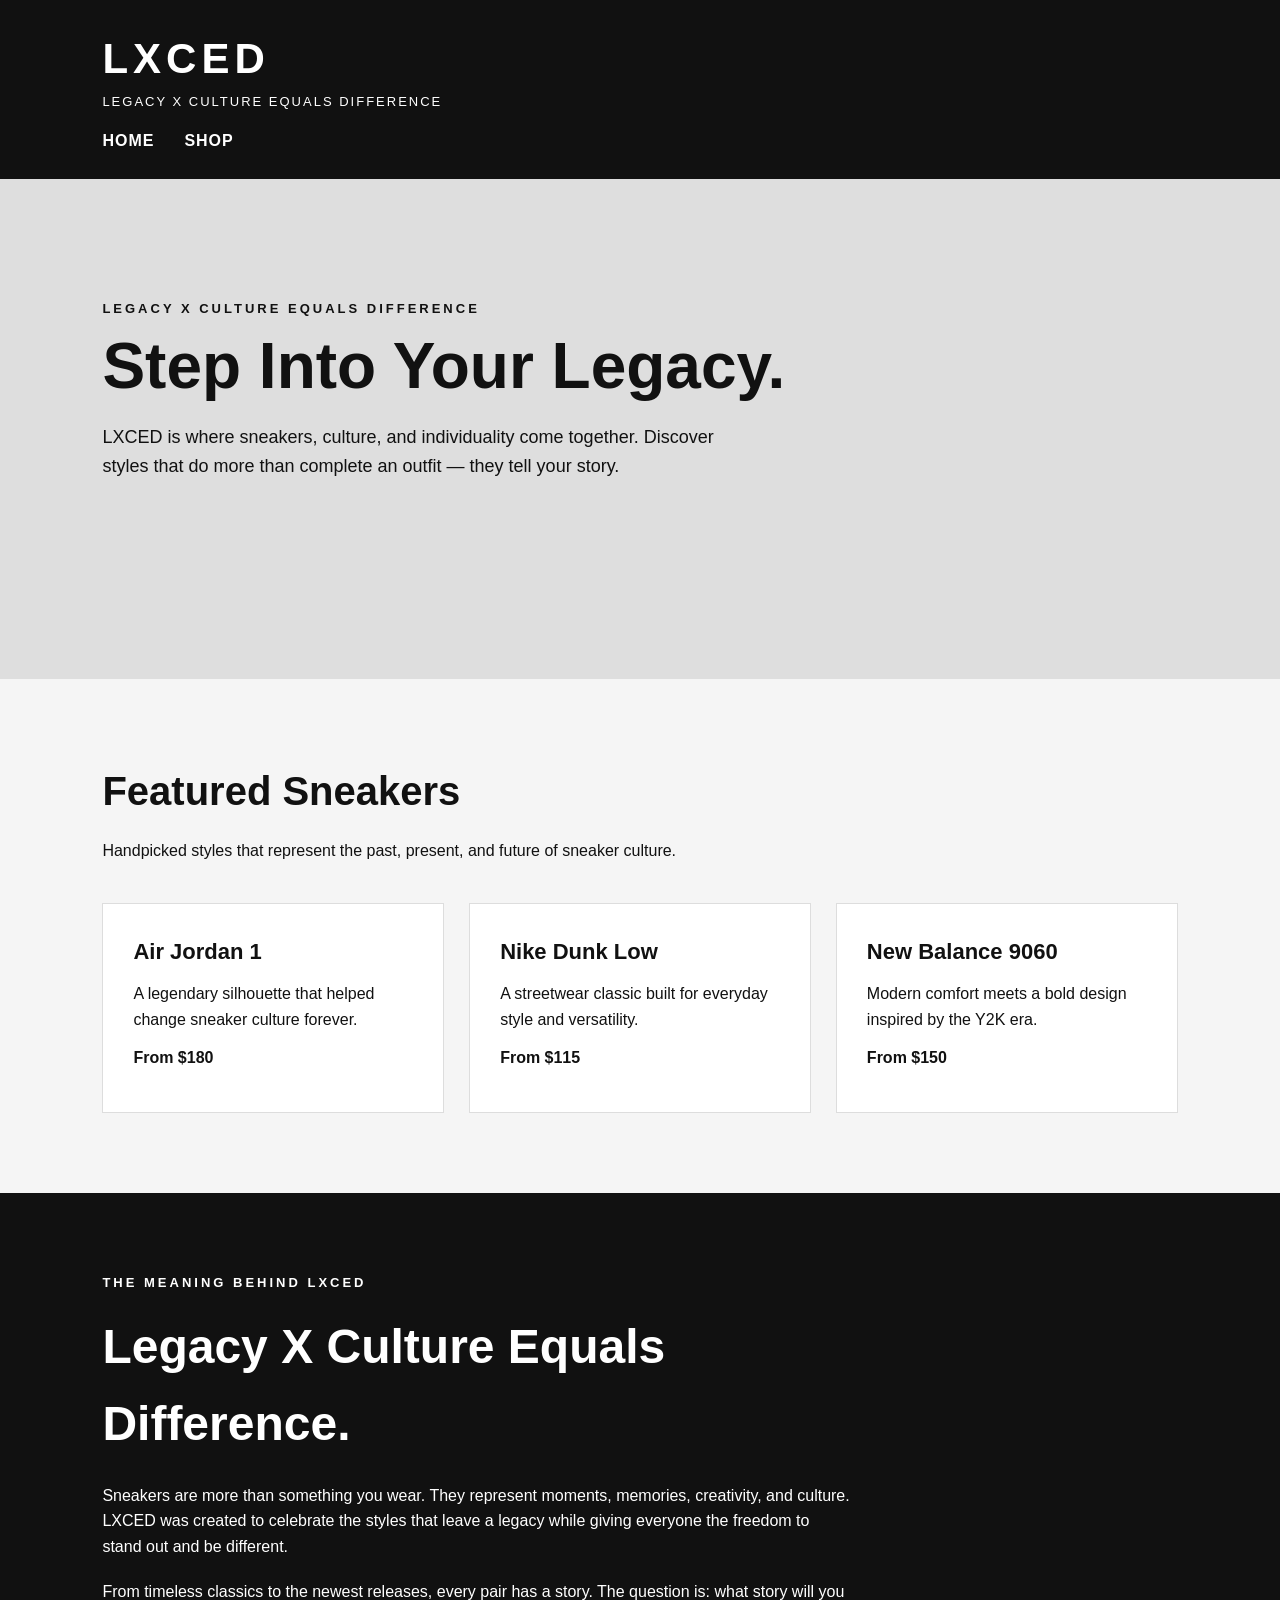
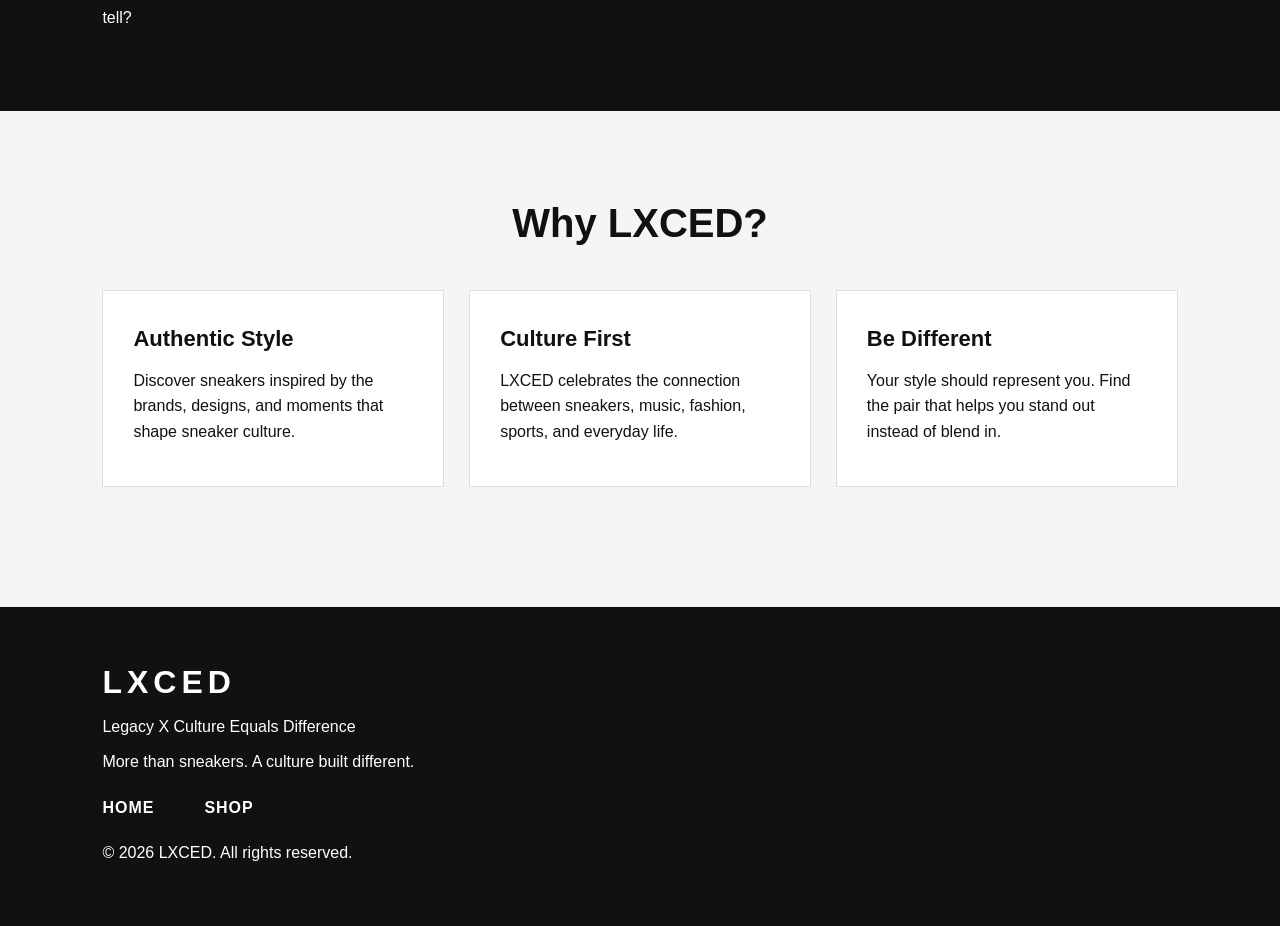
<file: index.html>
<!DOCTYPE html>
<html lang="en">
<head>
    <!-- Author: Ty'Shawn Turner -->
    <meta charset="UTF-8">
    <meta name="viewport" content="width=device-width, initial-scale=1.0">
    <title>LXCED Sneakers</title>
    <link rel="stylesheet" href="styles.css">
</head>
<body>
   <header> <h1>LXCED</h1> <p>Legacy X Culture Equals Difference</p> <nav> <a href="index.html">Home</a> <a href="shop.html">Shop</a></nav> </header>
    <section class="hero">
    <p class="tagline">LEGACY X CULTURE EQUALS DIFFERENCE</p>

    <h2>Step Into Your Legacy.</h2>

    <p>
        LXCED is where sneakers, culture, and individuality come together.
        Discover styles that do more than complete an outfit — they tell
        your story.
    </p>

    
</section>
<section class="featured">
    <h2>Featured Sneakers</h2>

    <p>
        Handpicked styles that represent the past, present, and future
        of sneaker culture.
    </p>

    <div class="sneaker-grid">

        <div class="sneaker-card">
            <h3>Air Jordan 1</h3>
            <p>A legendary silhouette that helped change sneaker culture forever.</p>
            <p><strong>From $180</strong></p>
        </div>

        <div class="sneaker-card">
            <h3>Nike Dunk Low</h3>
            <p>A streetwear classic built for everyday style and versatility.</p>
            <p><strong>From $115</strong></p>
        </div>

        <div class="sneaker-card">
            <h3>New Balance 9060</h3>
            <p>Modern comfort meets a bold design inspired by the Y2K era.</p>
            <p><strong>From $150</strong></p>
        </div>

    </div>
</section>
<section class="story">
    <p class="section-label">THE MEANING BEHIND LXCED</p>

    <h2>Legacy X Culture Equals Difference.</h2>

    <p>
        Sneakers are more than something you wear. They represent moments,
        memories, creativity, and culture. LXCED was created to celebrate
        the styles that leave a legacy while giving everyone the freedom
        to stand out and be different.
    </p>

    <p>
        From timeless classics to the newest releases, every pair has a
        story. The question is: what story will you tell?
    </p>
</section>
<section class="why-lxced">
    <h2>Why LXCED?</h2>

    <div class="benefits">

        <div class="benefit">
            <h3>Authentic Style</h3>
            <p>
                Discover sneakers inspired by the brands, designs,
                and moments that shape sneaker culture.
            </p>
        </div>

        <div class="benefit">
            <h3>Culture First</h3>
            <p>
                LXCED celebrates the connection between sneakers,
                music, fashion, sports, and everyday life.
            </p>
        </div>

        <div class="benefit">
            <h3>Be Different</h3>
            <p>
                Your style should represent you. Find the pair that
                helps you stand out instead of blend in.
            </p>
        </div>

    </div>
</section><footer>
    <h2>LXCED</h2>
    <p>Legacy X Culture Equals Difference</p>
    <p>More than sneakers. A culture built different.</p>

    <nav class="footer-nav">
        <a href="index.html">Home</a>
        <a href="shop.html">Shop</a>
    </nav>

    <p>&copy; 2026 LXCED. All rights reserved.</p>
</footer>
</body>
</html>
</file>
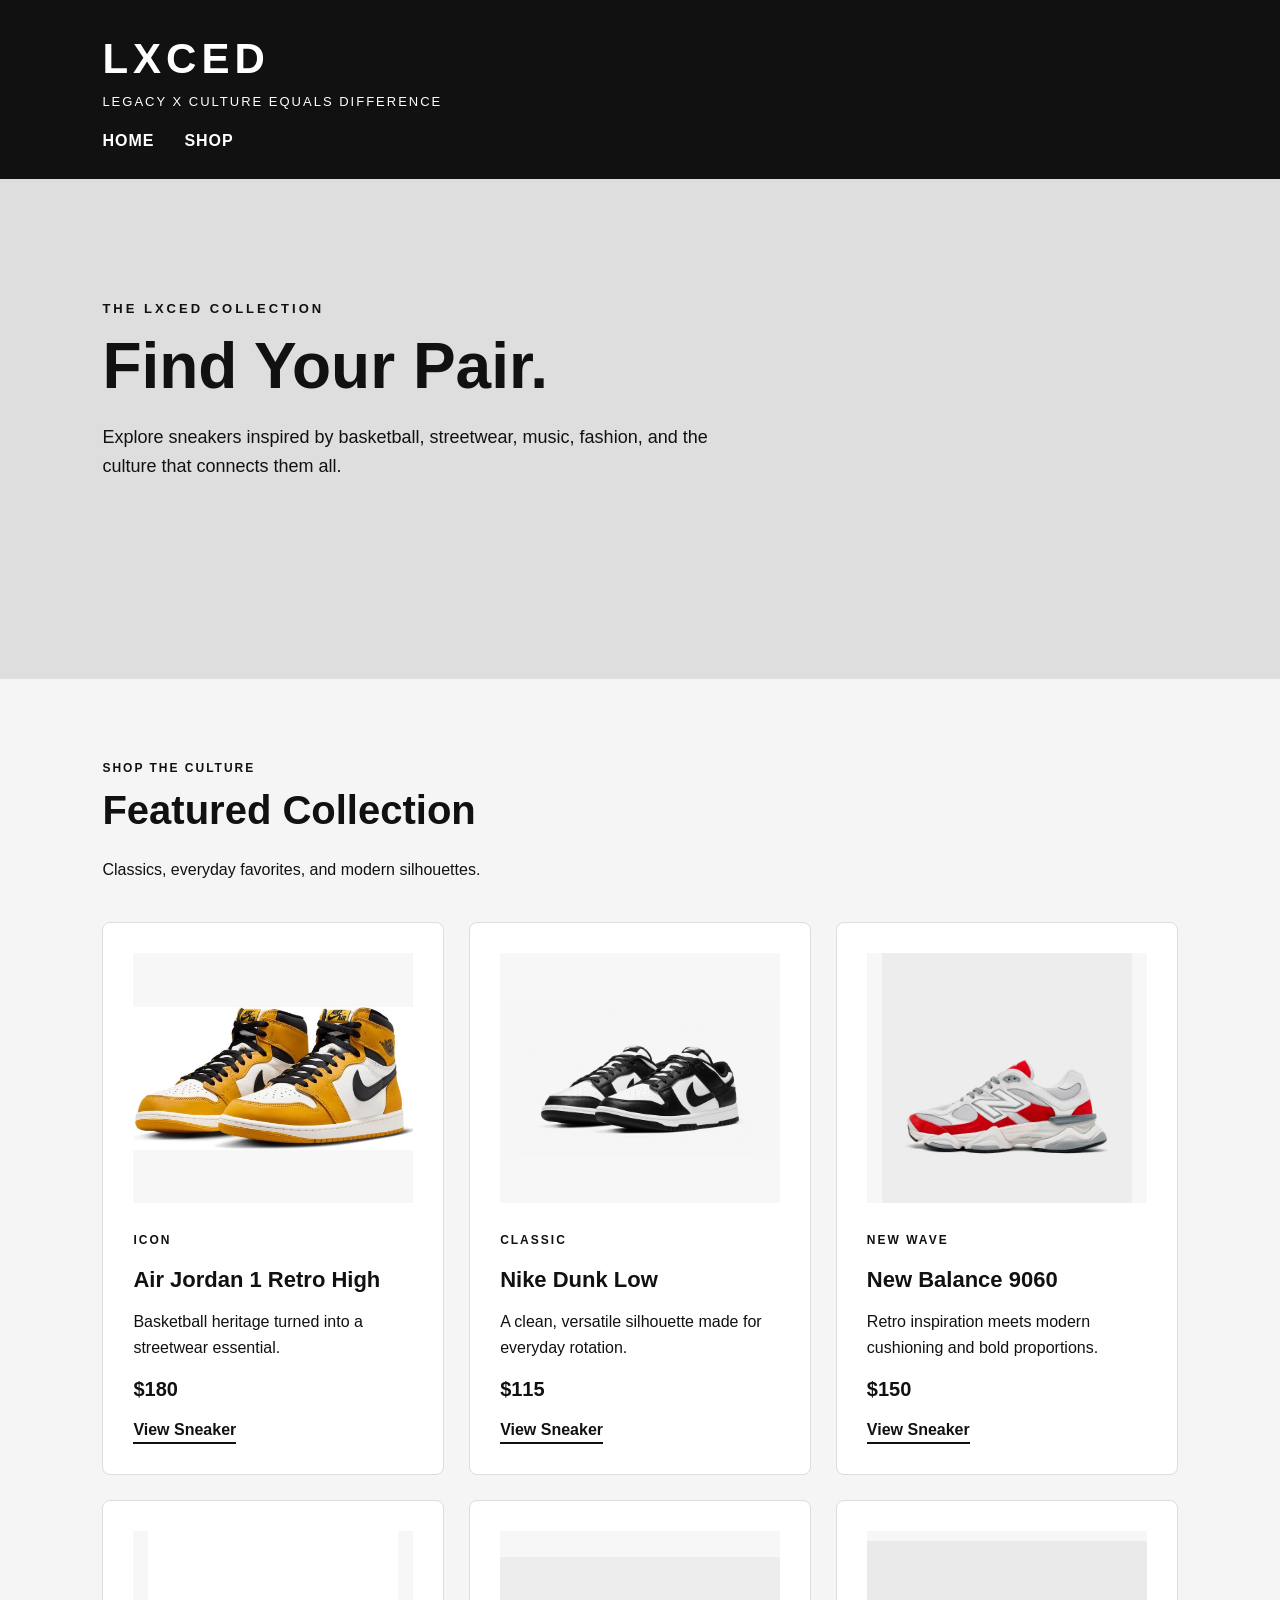
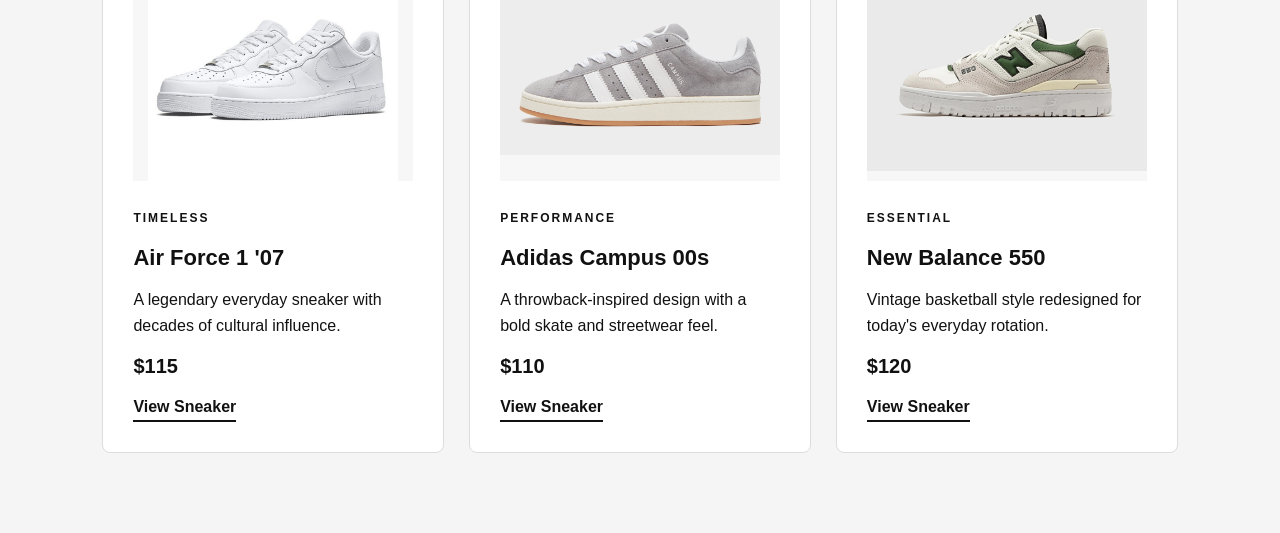
<file: shop.html>
<!DOCTYPE html>
<html lang="en">
<head>
    <meta charset="UTF-8">
    <meta name="viewport" content="width=device-width, initial-scale=1.0">
    <title>Shop | LXCED</title>
    <link rel="stylesheet" href="styles.css">
</head>
<body>
 <header>
    <h1>LXCED</h1>
    <p>Legacy X Culture Equals Difference</p>

    <nav>
        <a href="index.html">Home</a>
        <a href="shop.html">Shop</a>
    
    </nav>
</header>

<main>
    <section class="shop-hero">
        <p>THE LXCED COLLECTION</p>
        <h2>Find Your Pair.</h2>
        <p>
            Explore sneakers inspired by basketball, streetwear,
            music, fashion, and the culture that connects them all.
        </p>
    </section>
<section class="products">
    <div class="section-heading">
        <p>SHOP THE CULTURE</p>
        <h2>Featured Collection</h2>
        <p>Classics, everyday favorites, and modern silhouettes.</p>
    </div>

    <div class="product-grid">

        <article class="product-card">
            <img src="jordan1.jpg" alt="Air Jordan 1 Retro High">
            <p class="product-label">ICON</p>
            <h3>Air Jordan 1 Retro High</h3>
            <p>Basketball heritage turned into a streetwear essential.</p>
            <p class="price">$180</p>
            <a href="#">View Sneaker</a>
        </article>

        <article class="product-card">
            <img src="dunk-low.jpg" alt="Nike Dunk Low">
            <p class="product-label">CLASSIC</p>
            <h3>Nike Dunk Low</h3>
            <p>A clean, versatile silhouette made for everyday rotation.</p>
            <p class="price">$115</p>
            <a href="#">View Sneaker</a>
        </article>

        <article class="product-card">
            <img src="nb9060.jpg" alt="New Balance 9060">
            <p class="product-label">NEW WAVE</p>
            <h3>New Balance 9060</h3>
            <p>Retro inspiration meets modern cushioning and bold proportions.</p>
            <p class="price">$150</p>
            <a href="#">View Sneaker</a>
        </article>

        <article class="product-card">
            <img src="air-force-1.jpg" alt="Nike Air Force 1">
            <p class="product-label">TIMELESS</p>
            <h3>Air Force 1 '07</h3>
            <p>A legendary everyday sneaker with decades of cultural influence.</p>
            <p class="price">$115</p>
            <a href="#">View Sneaker</a>
        </article>

        <article class="product-card">
            <img src="campus-00s.jpg" alt="Adidas Campus 00s">
            <p class="product-label">PERFORMANCE</p>
            <h3>Adidas Campus 00s</h3>
            <p>A throwback-inspired design with a bold skate and streetwear feel.</p>
            <p class="price">$110</p>
            <a href="#">View Sneaker</a>
        </article>

        <article class="product-card">
            <img src="nb550.jpg" alt="New Balance 550">
            <p class="product-label">ESSENTIAL</p>
            <h3>New Balance 550</h3>
            <p>Vintage basketball style redesigned for today's everyday rotation.</p>
            <p class="price">$120</p>
            <a href="#">View Sneaker</a>
        </article>

    </div>
</section>
</main>   
</body>
</html>
</file>
<file: styles.css>
* {
    box-sizing: border-box;
    margin: 0;
    padding: 0;
}

html {
    scroll-behavior: smooth;
}

body {
    font-family: Arial, Helvetica, sans-serif;
    background-color: #f5f5f5;
    color: #111111;
    line-height: 1.6;
}

header {
    background-color: #111111;
    color: white;
    padding: 25px 8%;
}

header h1 {
    font-size: 42px;
    letter-spacing: 5px;
}

header > p {
    font-size: 13px;
    letter-spacing: 2px;
    margin-bottom: 15px;
    text-transform: uppercase;
}

nav {
    display: flex;
    gap: 30px;
}

nav a {
    color: white;
    text-decoration: none;
    font-weight: bold;
    text-transform: uppercase;
    letter-spacing: 1px;
}

nav a:hover {
    text-decoration: underline;
}

.hero,
.shop-hero {
    min-height: 500px;
    padding: 120px 8%;
    background-color: #dedede;
}

.hero .tagline,
.shop-hero > p:first-child,
.section-label {
    font-size: 13px;
    font-weight: bold;
    letter-spacing: 3px;
    margin-bottom: 15px;
}

.hero h2,
.shop-hero h2 {
    max-width: 800px;
    font-size: 64px;
    line-height: 1;
    margin-bottom: 25px;
}

.hero > p:not(.tagline),
.shop-hero > p:last-child {
    max-width: 650px;
    font-size: 18px;
    margin-bottom: 30px;
}

.shop-button {
    display: inline-block;
    background-color: #111111;
    color: white;
    padding: 15px 28px;
    text-decoration: none;
    font-weight: bold;
    text-transform: uppercase;
    letter-spacing: 1px;
}

.shop-button:hover {
    background-color: #333333;
}.featured,
.story,
.why-lxced,
.products {
    padding: 80px 8%;
}

.featured h2,
.story h2,
.why-lxced h2,
.products h2 {
    font-size: 40px;
    margin-bottom: 15px;
}

.featured > p {
    max-width: 650px;
    margin-bottom: 40px;
}

.sneaker-grid,
.product-grid,
.benefits {
    display: grid;
    grid-template-columns: repeat(3, 1fr);
    gap: 25px;
    margin-top: 35px;
}

.sneaker-card,
.product-card,
.benefit {
    background-color: white;
    padding: 30px;
    border: 1px solid #dddddd;
    transition: transform 0.3s ease;
}

.sneaker-card:hover,
.product-card:hover,
.benefit:hover {
    transform: translateY(-6px);
}

.sneaker-card h3,
.product-card h3,
.benefit h3 {
    font-size: 22px;
    margin-bottom: 12px;
}

.sneaker-card p,
.product-card p,
.benefit p {
    margin-bottom: 12px;
}

.story {
    background-color: #111111;
    color: white;
}

.story h2 {
    max-width: 750px;
    font-size: 48px;
}

.story > p:not(.section-label) {
    max-width: 750px;
    margin-top: 20px;
}

.why-lxced {
    text-align: center;
}

.benefit {
    text-align: left;
}

.section-heading {
    margin-bottom: 40px;
}

.section-heading > p:first-child,
.product-label {
    font-size: 12px;
    font-weight: bold;
    letter-spacing: 2px;
}

.price {
    font-size: 20px;
    font-weight: bold;
}

.product-card a {
    display: inline-block;
    color: #111111;
    font-weight: bold;
    text-decoration: none;
    border-bottom: 2px solid #111111;
}

.product-card a:hover {
    opacity: 0.6;
}footer {
    background-color: #111111;
    color: white;
    padding: 50px 8%;
    margin-top: 40px;
}

footer h2 {
    font-size: 32px;
    letter-spacing: 5px;
    margin-bottom: 5px;
}

footer p {
    margin-bottom: 10px;
}

.footer-nav {
    margin: 20px 0;
}

.footer-nav a {
    color: white;
    text-decoration: none;
    margin-right: 20px;
}

.footer-nav a:hover {
    text-decoration: underline;
}.product-card img {
    width: 100%;
    height: 250px;
    object-fit: contain;
    background-color: #f7f7f7;
    margin-bottom: 20px;
}

.product-card {
    border-radius: 8px;
    overflow: hidden;
}

.product-card img {
    transition: transform 0.3s ease;
}

.product-card:hover img {
    transform: scale(1.05);
}@media (max-width: 800px) {
    .sneaker-grid,
    .product-grid,
    .benefits {
        grid-template-columns: 1fr;
    }

    .hero h2,
    .shop-hero h2 {
        font-size: 42px;
    }

    nav {
        flex-wrap: wrap;
        gap: 15px;
    }

    .hero,
    .shop-hero {
        padding: 80px 6%;
    }

    .featured,
    .story,
    .why-lxced,
    .products {
        padding: 60px 6%;
    }
}
</file>
